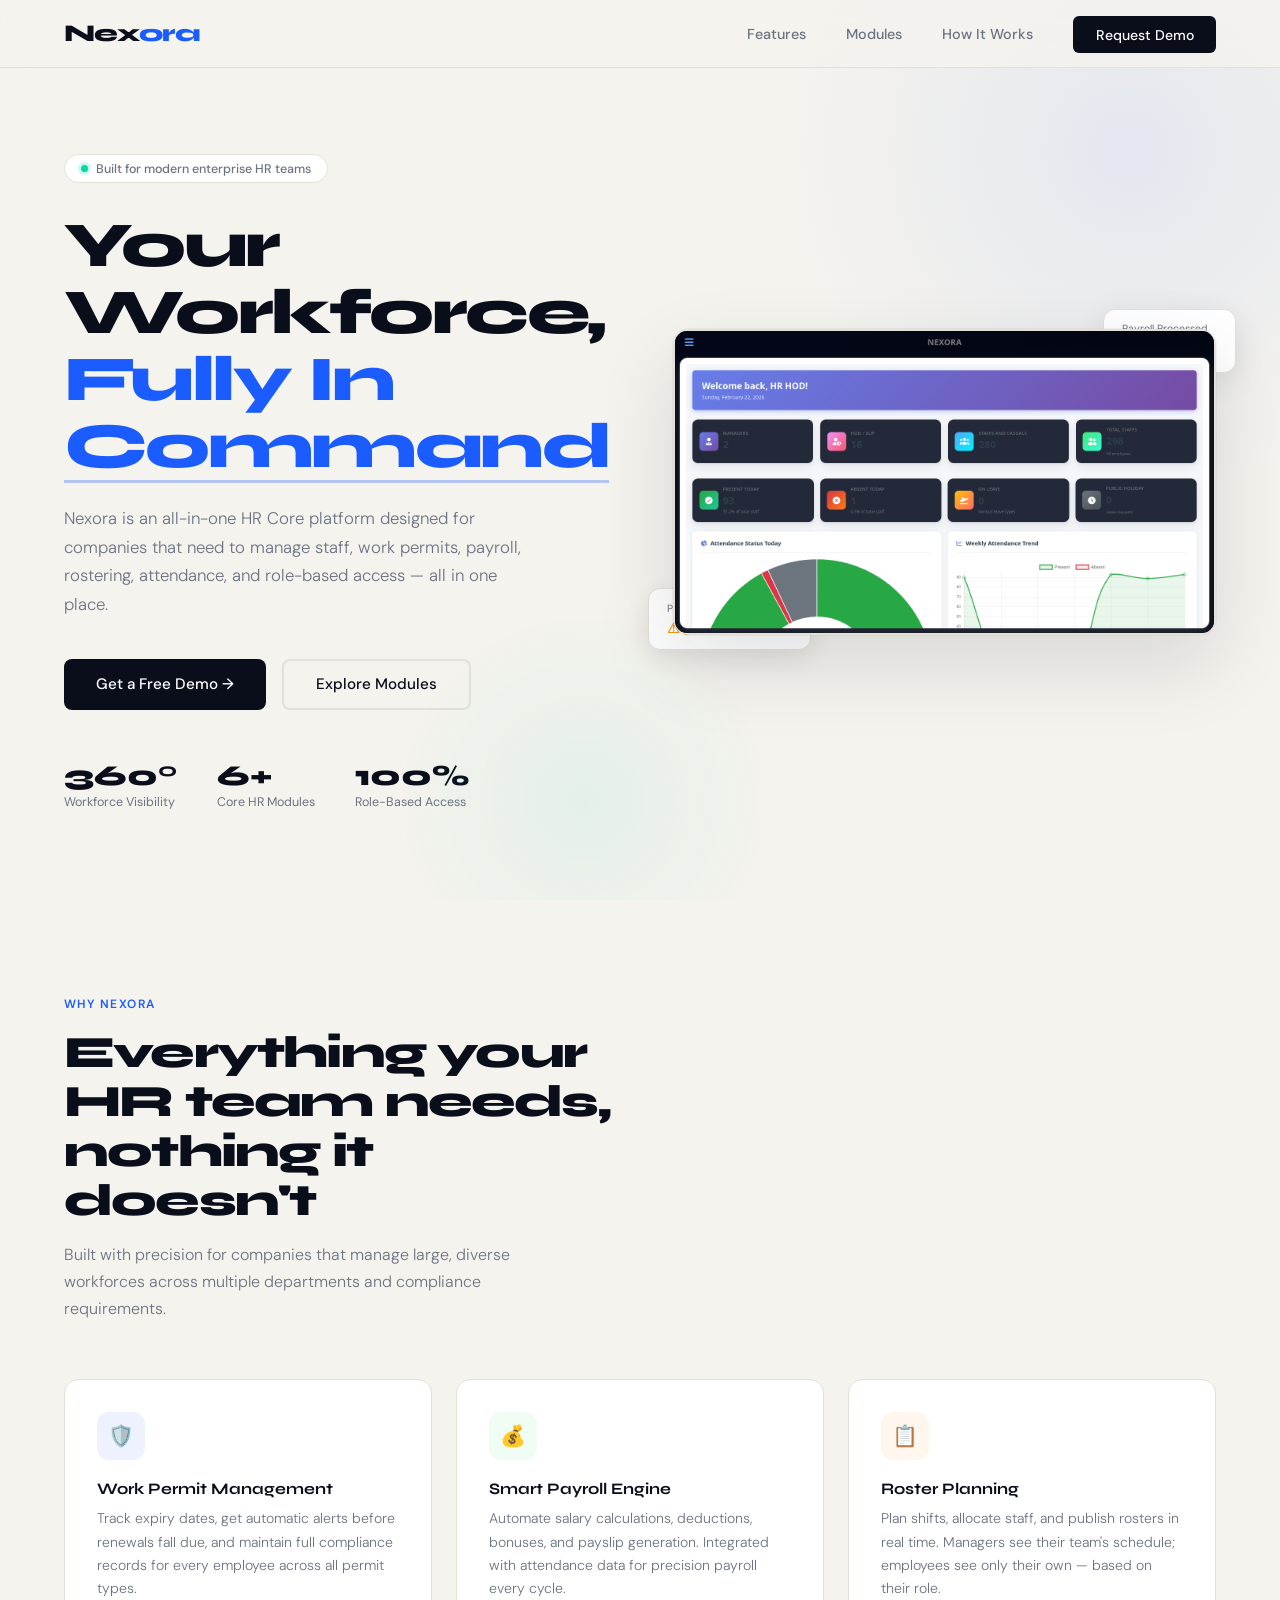
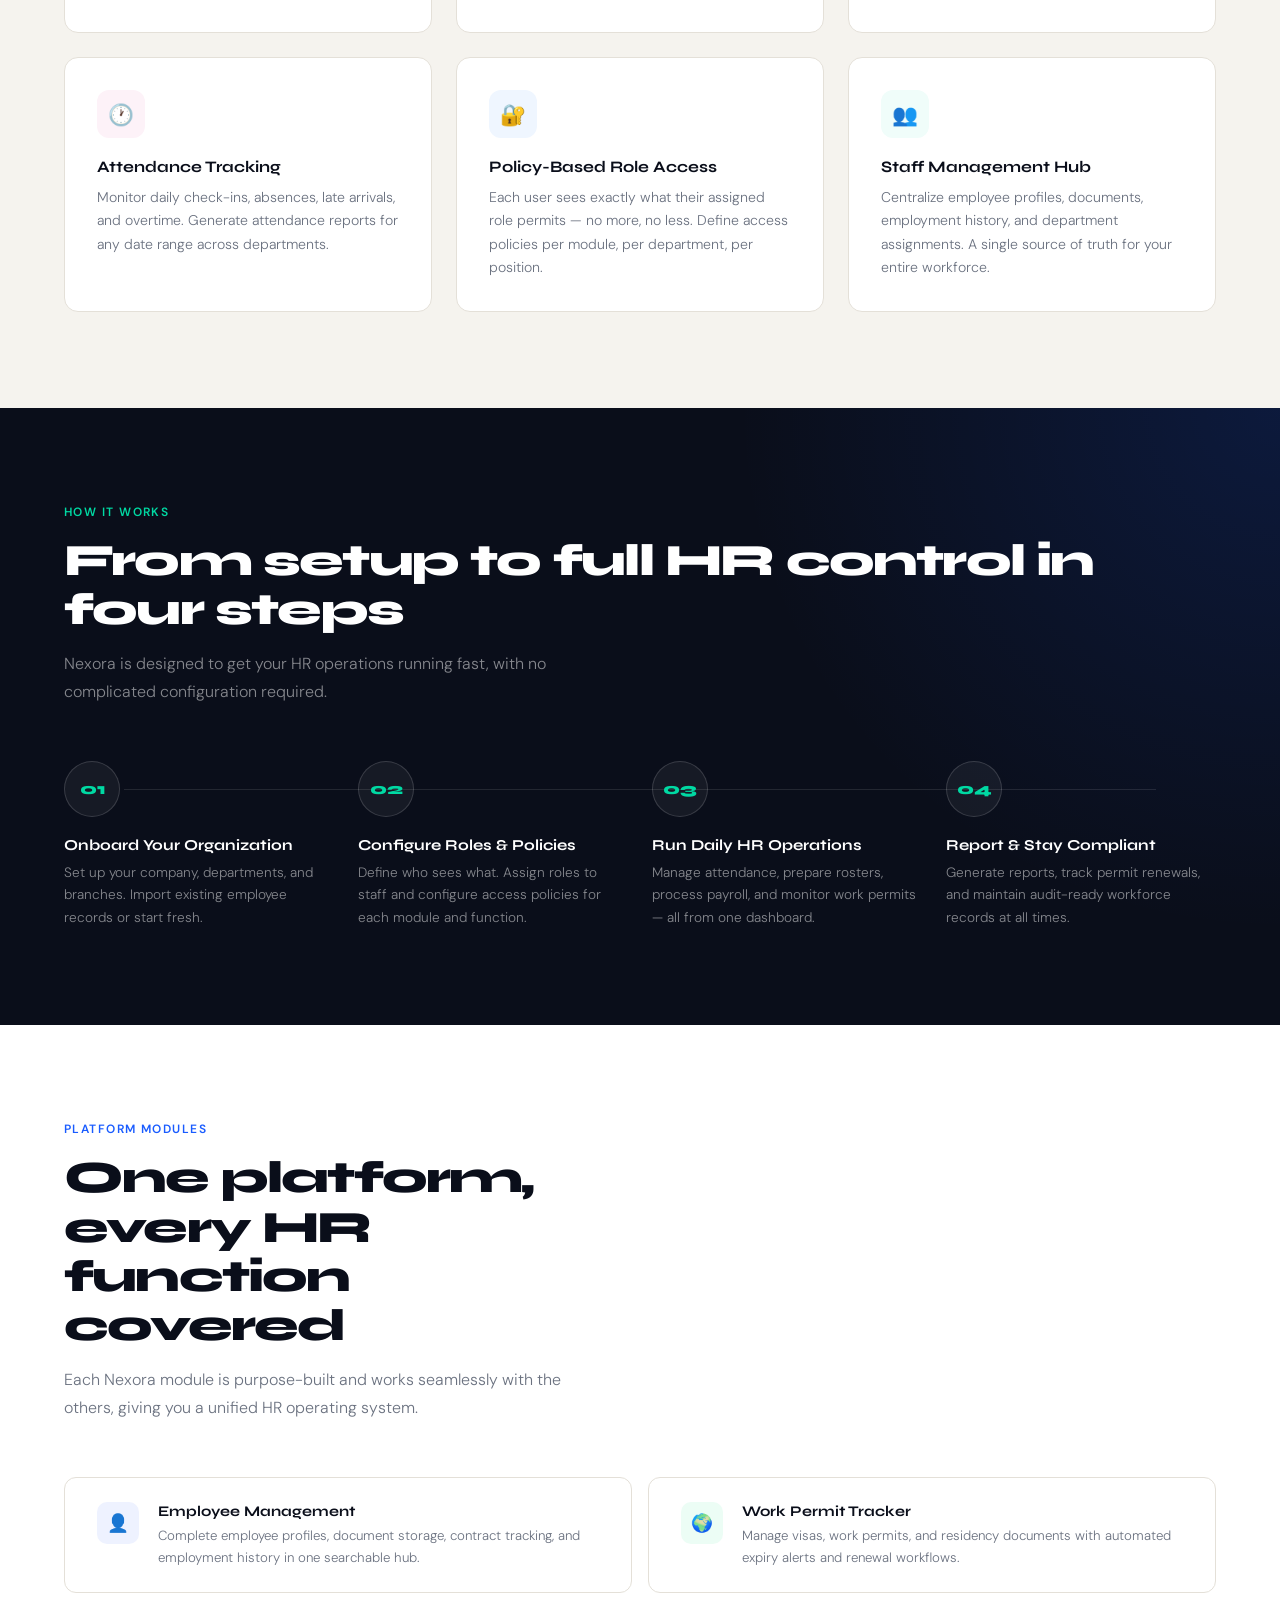
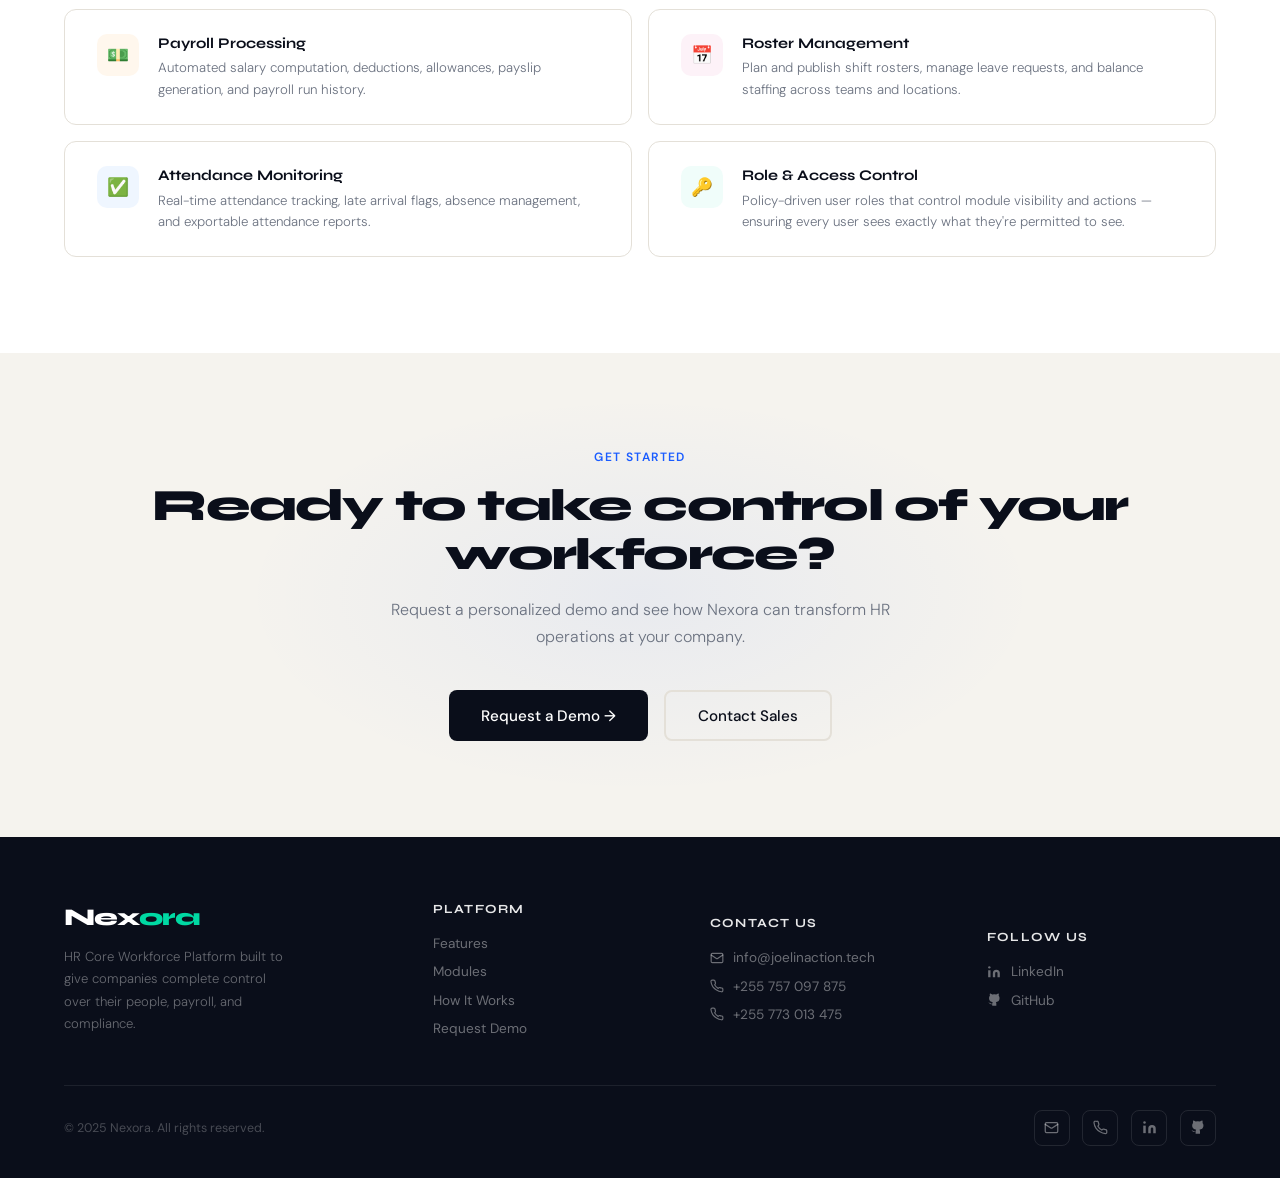
<file: index.html>
<!DOCTYPE html>
<html lang="en">
<head>
<meta charset="UTF-8">
<meta name="viewport" content="width=device-width, initial-scale=1.0">
<title>Nexora — HR Core Workforce Platform</title>
<link href="https://fonts.googleapis.com/css2?family=Syne:wght@400;600;700;800&family=DM+Sans:ital,wght@0,300;0,400;0,500;1,300&display=swap" rel="stylesheet">
<link rel="stylesheet" href="style.css">
</head>
<body>

<!-- NAV -->
<nav>
  <a href="#" class="logo">Nex<span>ora</span></a>
  <ul>
    <li><a href="#features">Features</a></li>
    <li><a href="#modules">Modules</a></li>
    <li><a href="#how">How It Works</a></li>
    <li><a href="#contact" class="nav-cta">Request Demo</a></li>
  </ul>
</nav>

<!-- HERO -->
<section class="hero">
  <div class="hero-content">
    <div class="hero-badge">
      <span class="dot"></span>
      Built for modern enterprise HR teams
    </div>
    <h1 class="hero-title">Your Workforce,<br><em>Fully In Command</em></h1>
    <p class="hero-sub">Nexora is an all-in-one HR Core platform designed for companies that need to manage staff, work permits, payroll, rostering, attendance, and role-based access — all in one place.</p>
    <div class="hero-actions">
      <a href="#contact" class="btn-primary">Get a Free Demo →</a>
      <a href="#modules" class="btn-secondary">Explore Modules</a>
    </div>
    <div class="hero-stats">
      <div class="stat-item">
        <div class="num">360°</div>
        <div class="label">Workforce Visibility</div>
      </div>
      <div class="stat-item">
        <div class="num">6+</div>
        <div class="label">Core HR Modules</div>
      </div>
      <div class="stat-item">
        <div class="num">100%</div>
        <div class="label">Role-Based Access</div>
      </div>
    </div>
  </div>

  <!-- Dashboard mockup -->
  <div class="hero-visual">
    <div class="floating-card float-1">
      <div class="fc-label">Payroll Processed</div>
      <div class="fc-val">$284,500 <span class="fc-arrow">↑</span></div>
    </div>
    <div class="floating-card float-2">
      <div class="fc-label">Permit Expiry Alert</div>
      <div class="fc-val" style="color:#f59e0b; font-size:0.85rem;">⚠ 3 renewals due</div>
    </div>
    <div class="dashboard-mock">
      <div class="dashboard-shot">
        <img src="image.png" alt="">
      </div>
      <!-- <div class="mock-topbar">
        <div class="mock-logo">Nex<span>ora</span></div>
        <div class="mock-dots">
          <div class="mock-dot" style="background:#ff5f57"></div>
          <div class="mock-dot" style="background:#febc2e"></div>
          <div class="mock-dot" style="background:#28c840"></div>
        </div>
      </div>
      <div class="mock-body">
        <div class="mock-sidebar">
          <div class="mock-nav-item active"><span class="mock-icon">◈</span> Dashboard</div>
          <div class="mock-nav-item"><span class="mock-icon">◉</span> Employees</div>
          <div class="mock-nav-item"><span class="mock-icon">◎</span> Payroll</div>
          <div class="mock-nav-item"><span class="mock-icon">▦</span> Roster</div>
          <div class="mock-nav-item"><span class="mock-icon">⊞</span> Attendance</div>
          <div class="mock-nav-item"><span class="mock-icon">◐</span> Work Permits</div>
          <div class="mock-nav-item"><span class="mock-icon">⊙</span> Roles</div>
        </div>
        <div class="mock-content">
          <div class="mock-cards">
            <div class="mock-card">
              <div class="mc-label">Total Staff</div>
              <div class="mc-val">247</div>
              <span class="mc-tag tag-green">↑ 4 this month</span>
            </div>
            <div class="mock-card">
              <div class="mc-label">On Duty Today</div>
              <div class="mc-val">183</div>
              <span class="mc-tag tag-blue">74%</span>
            </div>
            <div class="mock-card">
              <div class="mc-label">Permit Alerts</div>
              <div class="mc-val">3</div>
              <span class="mc-tag tag-amber">Action needed</span>
            </div>
          </div>
          <div class="mock-table-head">
            <span>Employee</span>
            <span>Department</span>
            <span>Status</span>
            <span>Permit</span>
          </div>
          <div class="mock-table-row">
            <span><span class="mock-avatar" style="background:#1a5cff">AK</span>A. Khalid</span>
            <span style="color:var(--mid); font-size:0.63rem">Operations</span>
            <span><span class="status-pill" style="background:#d1fae5;color:#065f46">Active</span></span>
            <span style="color:#10b981; font-size:0.63rem">✓ Valid</span>
          </div>
          <div class="mock-table-row">
            <span><span class="mock-avatar" style="background:#f59e0b">SM</span>S. Mwamba</span>
            <span style="color:var(--mid); font-size:0.63rem">Finance</span>
            <span><span class="status-pill" style="background:#d1fae5;color:#065f46">Active</span></span>
            <span style="color:#10b981; font-size:0.63rem">✓ Valid</span>
          </div>
          <div class="mock-table-row">
            <span><span class="mock-avatar" style="background:#ef4444">RJ</span>R. Juma</span>
            <span style="color:var(--mid); font-size:0.63rem">Logistics</span>
            <span><span class="status-pill" style="background:#fef3c7;color:#92400e">Leave</span></span>
            <span style="color:#f59e0b; font-size:0.63rem">⚠ Expires soon</span>
          </div>
          <div class="mock-table-row">
            <span><span class="mock-avatar" style="background:#8b5cf6">FN</span>F. Nassir</span>
            <span style="color:var(--mid); font-size:0.63rem">IT</span>
            <span><span class="status-pill" style="background:#d1fae5;color:#065f46">Active</span></span>
            <span style="color:#10b981; font-size:0.63rem">✓ Valid</span>
          </div>
        </div>
      </div> -->
    </div>
  </div>
</section>

<!-- FEATURES -->
<section class="section" id="features">
  <div class="reveal">
    <p class="section-label">Why Nexora</p>
    <h2 class="section-title">Everything your HR team needs, nothing it doesn't</h2>
    <p class="section-sub">Built with precision for companies that manage large, diverse workforces across multiple departments and compliance requirements.</p>
  </div>
  <div class="features-grid">
    <div class="feature-card reveal">
      <div class="feat-icon" style="background:#eef2ff">🛡️</div>
      <h3 class="feat-title">Work Permit Management</h3>
      <p class="feat-desc">Track expiry dates, get automatic alerts before renewals fall due, and maintain full compliance records for every employee across all permit types.</p>
    </div>
    <div class="feature-card reveal">
      <div class="feat-icon" style="background:#f0fdf4">💰</div>
      <h3 class="feat-title">Smart Payroll Engine</h3>
      <p class="feat-desc">Automate salary calculations, deductions, bonuses, and payslip generation. Integrated with attendance data for precision payroll every cycle.</p>
    </div>
    <div class="feature-card reveal">
      <div class="feat-icon" style="background:#fff7ed">📋</div>
      <h3 class="feat-title">Roster Planning</h3>
      <p class="feat-desc">Plan shifts, allocate staff, and publish rosters in real time. Managers see their team's schedule; employees see only their own — based on their role.</p>
    </div>
    <div class="feature-card reveal">
      <div class="feat-icon" style="background:#fdf2f8">🕐</div>
      <h3 class="feat-title">Attendance Tracking</h3>
      <p class="feat-desc">Monitor daily check-ins, absences, late arrivals, and overtime. Generate attendance reports for any date range across departments.</p>
    </div>
    <div class="feature-card reveal">
      <div class="feat-icon" style="background:#eff6ff">🔐</div>
      <h3 class="feat-title">Policy-Based Role Access</h3>
      <p class="feat-desc">Each user sees exactly what their assigned role permits — no more, no less. Define access policies per module, per department, per position.</p>
    </div>
    <div class="feature-card reveal">
      <div class="feat-icon" style="background:#f0fdfa">👥</div>
      <h3 class="feat-title">Staff Management Hub</h3>
      <p class="feat-desc">Centralize employee profiles, documents, employment history, and department assignments. A single source of truth for your entire workforce.</p>
    </div>
  </div>
</section>

<!-- HOW IT WORKS -->
<section class="how-section" id="how">
  <div class="reveal">
    <p class="section-label">How It Works</p>
    <h2 class="section-title" style="color:#fff; max-width:100%">From setup to full HR control in four steps</h2>
    <p class="section-sub">Nexora is designed to get your HR operations running fast, with no complicated configuration required.</p>
  </div>
  <div class="steps-grid">
    <div class="step-item reveal">
      <div class="step-num">01</div>
      <h3 class="step-title">Onboard Your Organization</h3>
      <p class="step-desc">Set up your company, departments, and branches. Import existing employee records or start fresh.</p>
    </div>
    <div class="step-item reveal">
      <div class="step-num">02</div>
      <h3 class="step-title">Configure Roles & Policies</h3>
      <p class="step-desc">Define who sees what. Assign roles to staff and configure access policies for each module and function.</p>
    </div>
    <div class="step-item reveal">
      <div class="step-num">03</div>
      <h3 class="step-title">Run Daily HR Operations</h3>
      <p class="step-desc">Manage attendance, prepare rosters, process payroll, and monitor work permits — all from one dashboard.</p>
    </div>
    <div class="step-item reveal">
      <div class="step-num">04</div>
      <h3 class="step-title">Report & Stay Compliant</h3>
      <p class="step-desc">Generate reports, track permit renewals, and maintain audit-ready workforce records at all times.</p>
    </div>
  </div>
</section>

<!-- MODULES -->
<section class="modules-section" id="modules">
  <div class="reveal">
    <p class="section-label">Platform Modules</p>
    <h2 class="section-title">One platform, every HR function covered</h2>
    <p class="section-sub">Each Nexora module is purpose-built and works seamlessly with the others, giving you a unified HR operating system.</p>
  </div>
  <div class="modules-grid">
    <div class="module-item reveal">
      <div class="module-icon-wrap" style="background:#eef2ff">👤</div>
      <div>
        <h4 class="module-title">Employee Management</h4>
        <p class="module-desc">Complete employee profiles, document storage, contract tracking, and employment history in one searchable hub.</p>
      </div>
    </div>
    <div class="module-item reveal">
      <div class="module-icon-wrap" style="background:#ecfdf5">🌍</div>
      <div>
        <h4 class="module-title">Work Permit Tracker</h4>
        <p class="module-desc">Manage visas, work permits, and residency documents with automated expiry alerts and renewal workflows.</p>
      </div>
    </div>
    <div class="module-item reveal">
      <div class="module-icon-wrap" style="background:#fff7ed">💵</div>
      <div>
        <h4 class="module-title">Payroll Processing</h4>
        <p class="module-desc">Automated salary computation, deductions, allowances, payslip generation, and payroll run history.</p>
      </div>
    </div>
    <div class="module-item reveal">
      <div class="module-icon-wrap" style="background:#fdf2f8">📅</div>
      <div>
        <h4 class="module-title">Roster Management</h4>
        <p class="module-desc">Plan and publish shift rosters, manage leave requests, and balance staffing across teams and locations.</p>
      </div>
    </div>
    <div class="module-item reveal">
      <div class="module-icon-wrap" style="background:#eff6ff">✅</div>
      <div>
        <h4 class="module-title">Attendance Monitoring</h4>
        <p class="module-desc">Real-time attendance tracking, late arrival flags, absence management, and exportable attendance reports.</p>
      </div>
    </div>
    <div class="module-item reveal">
      <div class="module-icon-wrap" style="background:#f0fdfa">🔑</div>
      <div>
        <h4 class="module-title">Role & Access Control</h4>
        <p class="module-desc">Policy-driven user roles that control module visibility and actions — ensuring every user sees exactly what they're permitted to see.</p>
      </div>
    </div>
  </div>
</section>

<!-- CTA -->
<section class="cta-section" id="contact">
  <div class="reveal">
    <p class="section-label">Get Started</p>
    <h2 class="section-title">Ready to take control of your workforce?</h2>
    <p class="section-sub">Request a personalized demo and see how Nexora can transform HR operations at your company.</p>
    <div style="display:flex; gap:1rem; justify-content:center; flex-wrap:wrap;">
      <a href="mailto:info@joelinaction.tech" class="btn-primary">Request a Demo →</a>
      <a href="mailto:info@joelinaction.tech" class="btn-secondary">Contact Sales</a>
    </div>
  </div>
</section>

<!-- FOOTER -->
<footer>
  <!-- Brand -->
  <div class="footer-brand">
    <a href="#" class="logo">Nex<span style="color:var(--accent2)">ora</span></a>
    <p>HR Core Workforce Platform built to give companies complete control over their people, payroll, and compliance.</p>
  </div>

  <!-- Navigation -->
  <div class="footer-col">
    <h5>Platform</h5>
    <ul>
      <li><a href="#features">Features</a></li>
      <li><a href="#modules">Modules</a></li>
      <li><a href="#how">How It Works</a></li>
      <li><a href="#contact">Request Demo</a></li>
    </ul>
  </div>

  <!-- Contact -->
  <div class="footer-col">
    <h5>Contact Us</h5>
    <ul>
      <li>
        <a href="mailto:info@joelinaction.tech">
          <svg width="14" height="14" viewBox="0 0 24 24" fill="none" stroke="currentColor" stroke-width="2" stroke-linecap="round" stroke-linejoin="round"><rect x="2" y="4" width="20" height="16" rx="2"/><path d="m22 7-8.97 5.7a1.94 1.94 0 0 1-2.06 0L2 7"/></svg>
          info@joelinaction.tech
        </a>
      </li>
      <li>
        <a href="tel:+255757097875">
          <svg width="14" height="14" viewBox="0 0 24 24" fill="none" stroke="currentColor" stroke-width="2" stroke-linecap="round" stroke-linejoin="round"><path d="M22 16.92v3a2 2 0 0 1-2.18 2 19.79 19.79 0 0 1-8.63-3.07A19.5 19.5 0 0 1 4.69 13a19.79 19.79 0 0 1-3.07-8.67A2 2 0 0 1 3.6 2h3a2 2 0 0 1 2 1.72c.127.96.361 1.903.7 2.81a2 2 0 0 1-.45 2.11L7.91 9.91a16 16 0 0 0 6.16 6.16l.91-.91a2 2 0 0 1 2.11-.45c.907.339 1.85.573 2.81.7A2 2 0 0 1 22 16.92z"/></svg>
          +255 757 097 875
        </a>
      </li>
      <li>
        <a href="tel:+255773013475">
          <svg width="14" height="14" viewBox="0 0 24 24" fill="none" stroke="currentColor" stroke-width="2" stroke-linecap="round" stroke-linejoin="round"><path d="M22 16.92v3a2 2 0 0 1-2.18 2 19.79 19.79 0 0 1-8.63-3.07A19.5 19.5 0 0 1 4.69 13a19.79 19.79 0 0 1-3.07-8.67A2 2 0 0 1 3.6 2h3a2 2 0 0 1 2 1.72c.127.96.361 1.903.7 2.81a2 2 0 0 1-.45 2.11L7.91 9.91a16 16 0 0 0 6.16 6.16l.91-.91a2 2 0 0 1 2.11-.45c.907.339 1.85.573 2.81.7A2 2 0 0 1 22 16.92z"/></svg>
          +255 773 013 475
        </a>
      </li>
    </ul>
  </div>

  <!-- Social -->
  <div class="footer-col">
    <h5>Follow Us</h5>
    <ul>
      <li>
        <a href="https://linkedin.com/in/pyjoek" target="_blank">
          <svg width="14" height="14" viewBox="0 0 24 24" fill="currentColor"><path d="M16 8a6 6 0 0 1 6 6v7h-4v-7a2 2 0 0 0-2-2 2 2 0 0 0-2 2v7h-4v-7a6 6 0 0 1 6-6z"/><rect x="2" y="9" width="4" height="12"/><circle cx="4" cy="4" r="2"/></svg>
          LinkedIn
        </a>
      </li>
      <li>
        <a href="https://github.com/pyjoek" target="_blank">
          <svg width="14" height="14" viewBox="0 0 24 24" fill="currentColor"><path d="M9 19c-5 1.5-5-2.5-7-3m14 6v-3.87a3.37 3.37 0 0 0-.94-2.61c3.14-.35 6.44-1.54 6.44-7A5.44 5.44 0 0 0 20 4.77 5.07 5.07 0 0 0 19.91 1S18.73.65 16 2.48a13.38 13.38 0 0 0-7 0C6.27.65 5.09 1 5.09 1A5.07 5.07 0 0 0 5 4.77a5.44 5.44 0 0 0-1.5 3.78c0 5.42 3.3 6.61 6.44 7A3.37 3.37 0 0 0 9 18.13V22"/></svg>
          GitHub
        </a>
      </li>
    </ul>
  </div>

  <!-- Bottom bar -->
  <div class="footer-bottom">
    <p class="copy">© 2025 Nexora. All rights reserved.</p>
    <div class="social-icons">
      <a href="mailto:info@joelinaction.tech" class="social-icon" title="Email">
        <svg width="15" height="15" viewBox="0 0 24 24" fill="none" stroke="currentColor" stroke-width="2" stroke-linecap="round" stroke-linejoin="round"><rect x="2" y="4" width="20" height="16" rx="2"/><path d="m22 7-8.97 5.7a1.94 1.94 0 0 1-2.06 0L2 7"/></svg>
      </a>
      <a href="tel:+255773013475" class="social-icon" title="Phone">
        <svg width="15" height="15" viewBox="0 0 24 24" fill="none" stroke="currentColor" stroke-width="2" stroke-linecap="round" stroke-linejoin="round"><path d="M22 16.92v3a2 2 0 0 1-2.18 2 19.79 19.79 0 0 1-8.63-3.07A19.5 19.5 0 0 1 4.69 13a19.79 19.79 0 0 1-3.07-8.67A2 2 0 0 1 3.6 2h3a2 2 0 0 1 2 1.72c.127.96.361 1.903.7 2.81a2 2 0 0 1-.45 2.11L7.91 9.91a16 16 0 0 0 6.16 6.16l.91-.91a2 2 0 0 1 2.11-.45c.907.339 1.85.573 2.81.7A2 2 0 0 1 22 16.92z"/></svg>
      </a>
      <a href="https://linkedin.com/in/pyjoek" target="_blank" class="social-icon" title="LinkedIn">
        <svg width="15" height="15" viewBox="0 0 24 24" fill="currentColor"><path d="M16 8a6 6 0 0 1 6 6v7h-4v-7a2 2 0 0 0-2-2 2 2 0 0 0-2 2v7h-4v-7a6 6 0 0 1 6-6z"/><rect x="2" y="9" width="4" height="12"/><circle cx="4" cy="4" r="2"/></svg>
      </a>
      <a href="https://github.com/pyjoek" target="_blank" class="social-icon" title="GitHub">
        <svg width="15" height="15" viewBox="0 0 24 24" fill="currentColor"><path d="M9 19c-5 1.5-5-2.5-7-3m14 6v-3.87a3.37 3.37 0 0 0-.94-2.61c3.14-.35 6.44-1.54 6.44-7A5.44 5.44 0 0 0 20 4.77 5.07 5.07 0 0 0 19.91 1S18.73.65 16 2.48a13.38 13.38 0 0 0-7 0C6.27.65 5.09 1 5.09 1A5.07 5.07 0 0 0 5 4.77a5.44 5.44 0 0 0-1.5 3.78c0 5.42 3.3 6.61 6.44 7A3.37 3.37 0 0 0 9 18.13V22"/></svg>
      </a>
    </div>
  </div>
</footer>

<script>
  // Scroll reveal
  const reveals = document.querySelectorAll('.reveal');
  const observer = new IntersectionObserver((entries) => {
    entries.forEach((entry, i) => {
      if (entry.isIntersecting) {
        const delay = entry.target.closest('.features-grid, .steps-grid, .modules-grid')
          ? Array.from(entry.target.parentElement.children).indexOf(entry.target) * 80
          : 0;
        setTimeout(() => entry.target.classList.add('visible'), delay);
      }
    });
  }, { threshold: 0.1 });
  reveals.forEach(el => observer.observe(el));
</script>
</body>
</html>
</file>
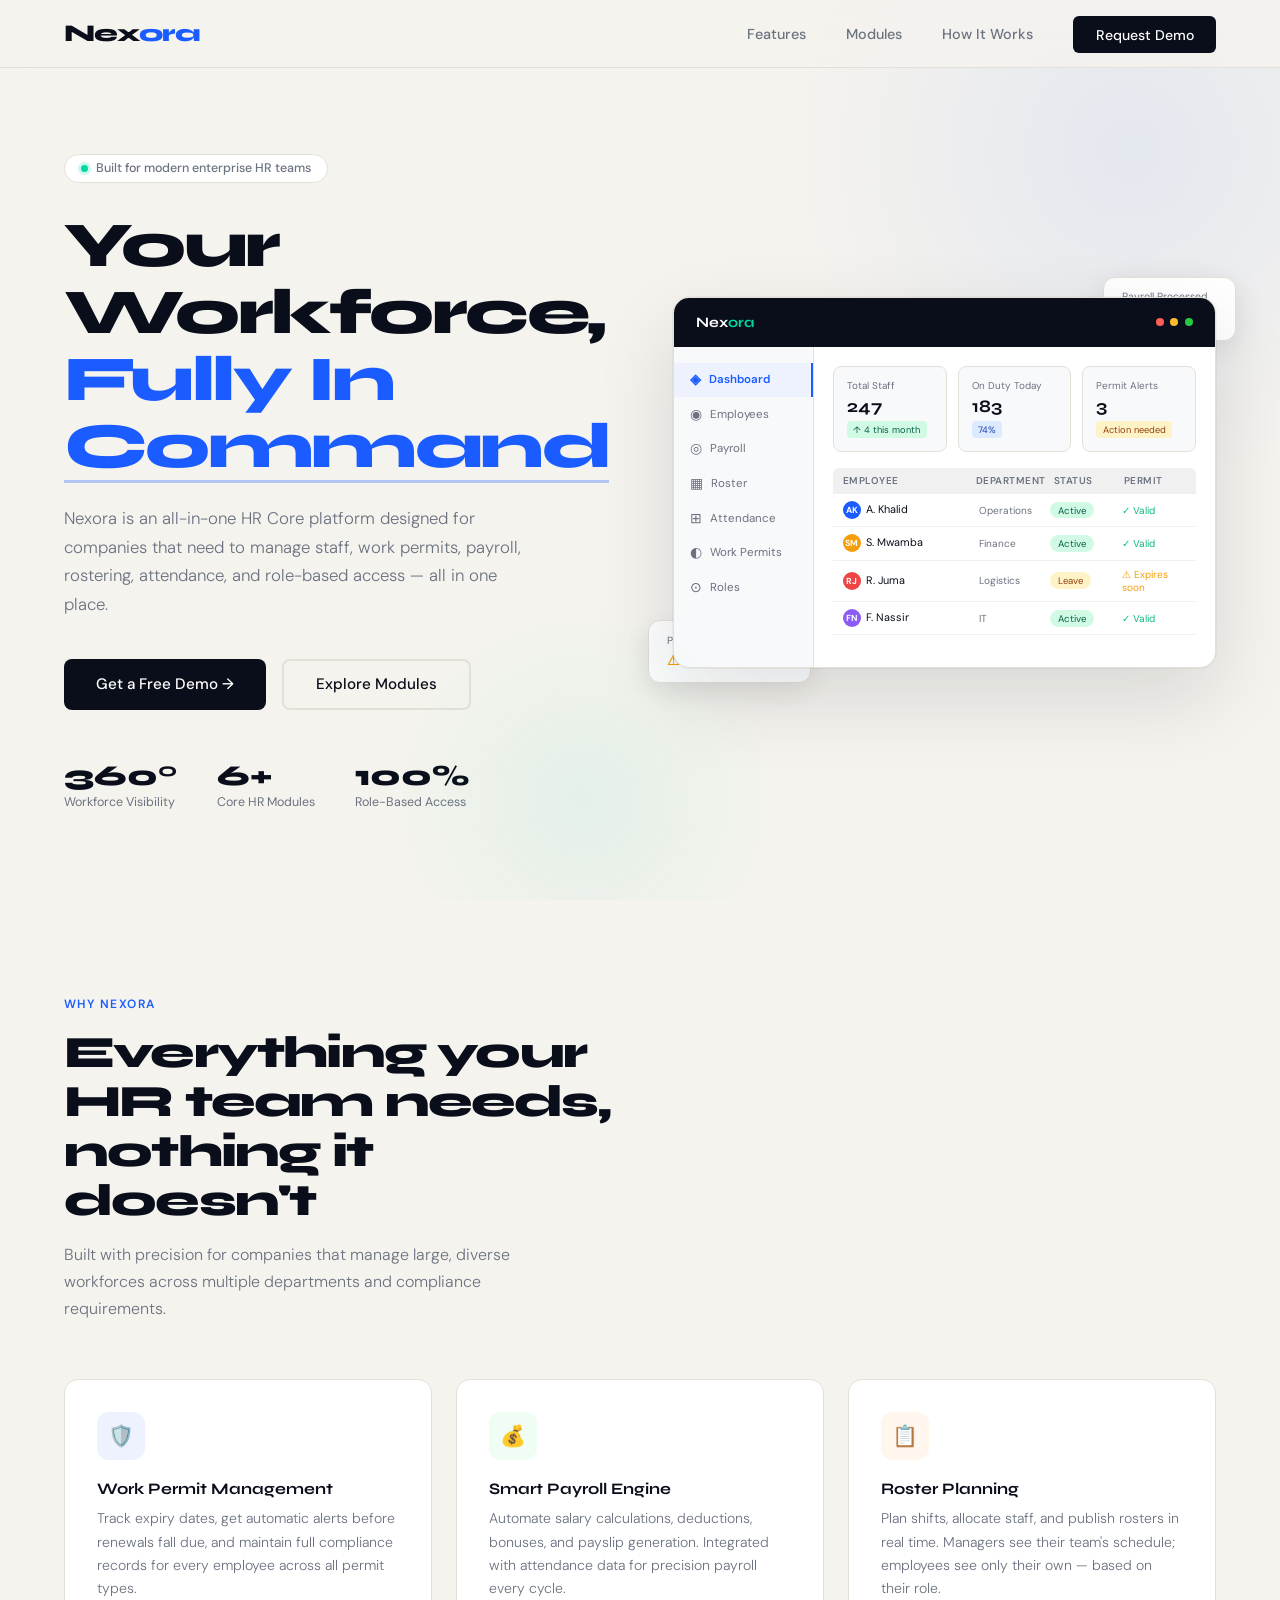
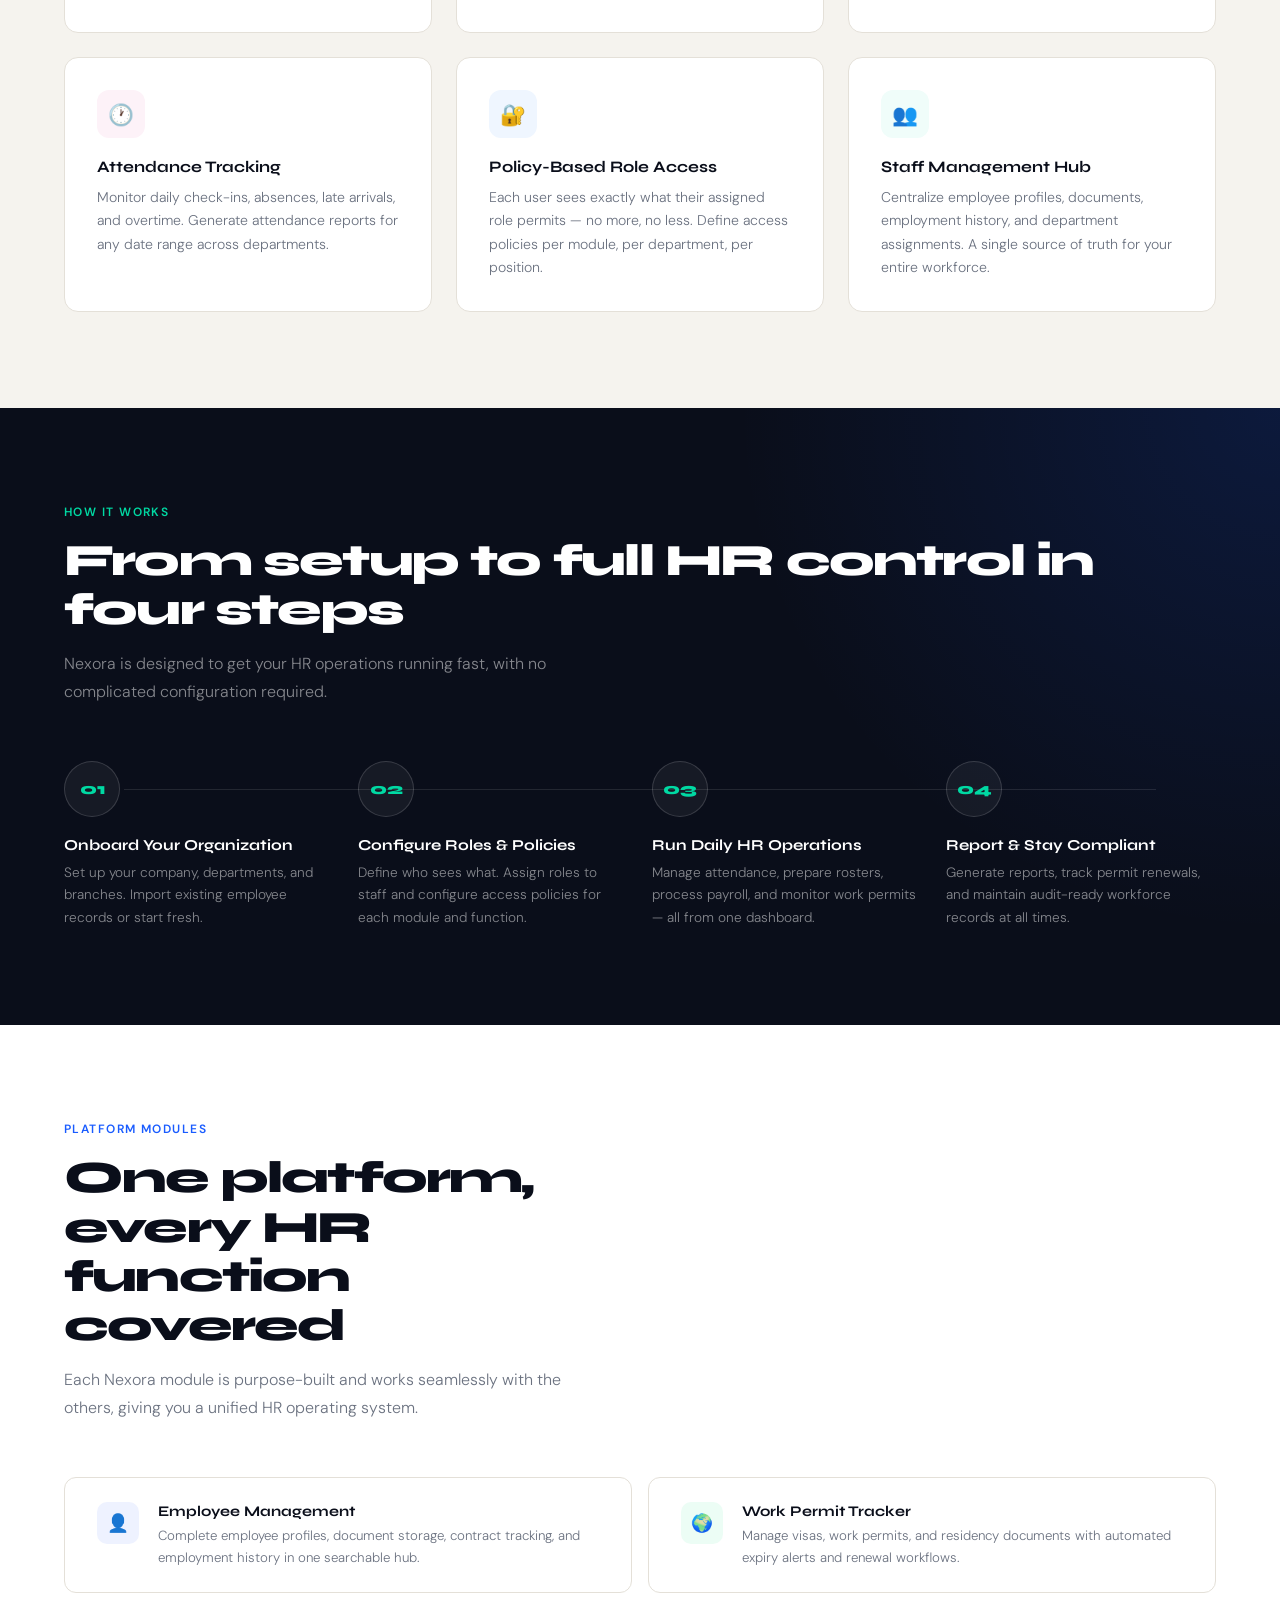
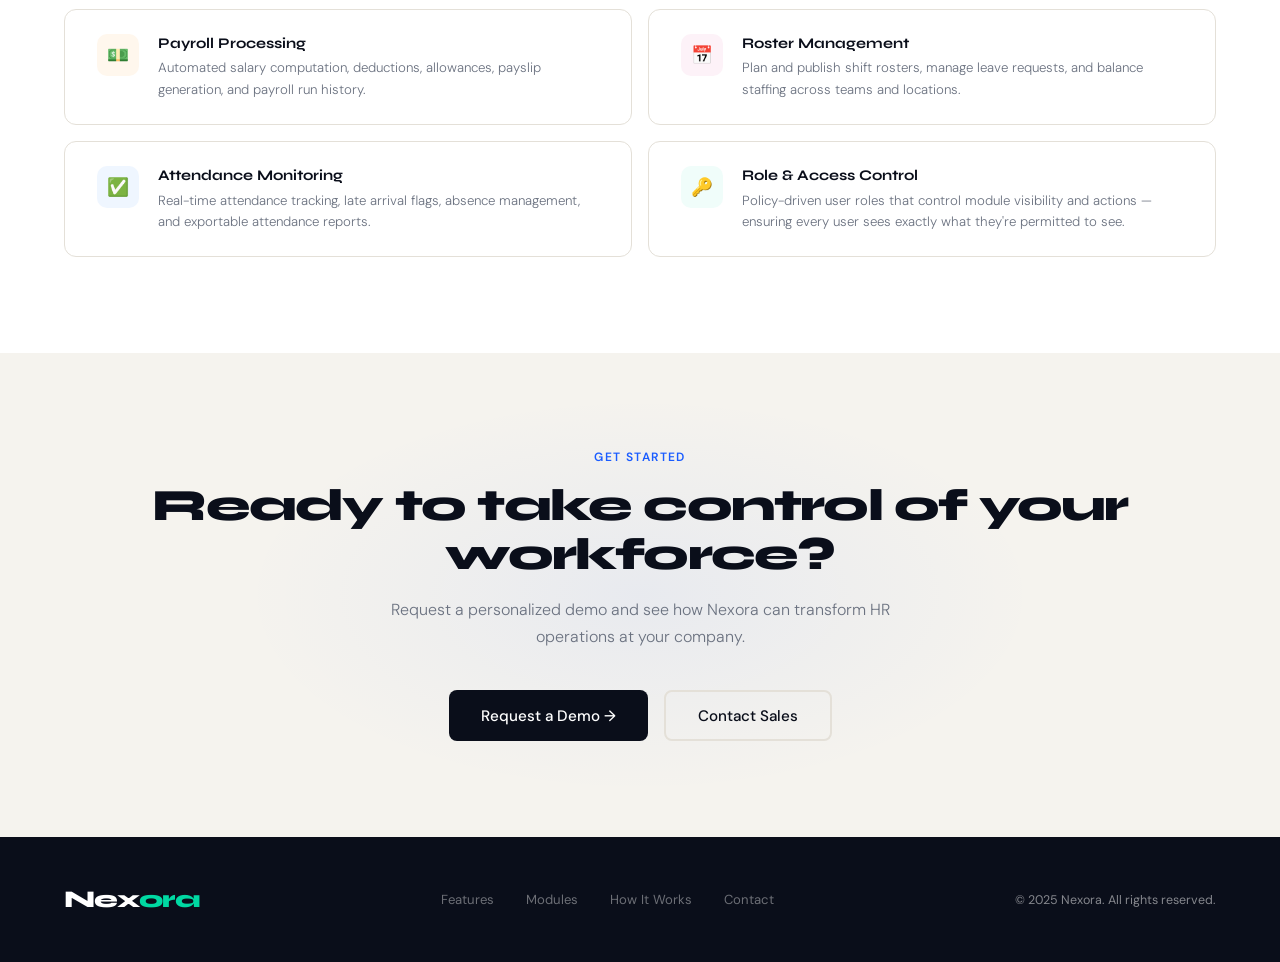
<file: nexora.html>
<!DOCTYPE html>
<html lang="en">
<head>
<meta charset="UTF-8">
<meta name="viewport" content="width=device-width, initial-scale=1.0">
<title>Nexora — HR Core Workforce Platform</title>
<link href="https://fonts.googleapis.com/css2?family=Syne:wght@400;600;700;800&family=DM+Sans:ital,wght@0,300;0,400;0,500;1,300&display=swap" rel="stylesheet">
<style>
  :root {
    --ink: #0a0e1a;
    --paper: #f5f3ee;
    --accent: #1a5cff;
    --accent2: #00d9a3;
    --mid: #6b7280;
    --card-bg: #ffffff;
    --border: #e4e0d8;
  }

  *, *::before, *::after { box-sizing: border-box; margin: 0; padding: 0; }

  html { scroll-behavior: smooth; }

  body {
    font-family: 'DM Sans', sans-serif;
    background: var(--paper);
    color: var(--ink);
    overflow-x: hidden;
  }

  /* ─── NAV ─── */
  nav {
    position: fixed; top: 0; left: 0; right: 0; z-index: 100;
    display: flex; align-items: center; justify-content: space-between;
    padding: 1.2rem 4rem;
    background: rgba(245,243,238,0.85);
    backdrop-filter: blur(12px);
    border-bottom: 1px solid var(--border);
  }

  .logo {
    font-family: 'Syne', sans-serif;
    font-weight: 800;
    font-size: 1.5rem;
    letter-spacing: -0.03em;
    color: var(--ink);
    text-decoration: none;
  }
  .logo span { color: var(--accent); }

  nav ul { list-style: none; display: flex; gap: 2.5rem; }
  nav ul a {
    text-decoration: none;
    font-size: 0.9rem;
    font-weight: 500;
    color: var(--mid);
    transition: color 0.2s;
  }
  nav ul a:hover { color: var(--ink); }

  .nav-cta {
    background: var(--ink);
    color: #fff !important;
    padding: 0.6rem 1.4rem;
    border-radius: 6px;
    font-weight: 500;
    font-size: 0.88rem;
    transition: background 0.2s !important;
  }
  .nav-cta:hover { background: var(--accent) !important; color: #fff !important; }

  /* ─── HERO ─── */
  .hero {
    min-height: 100vh;
    display: grid;
    grid-template-columns: 1fr 1fr;
    align-items: center;
    padding: 8rem 4rem 4rem;
    gap: 4rem;
    position: relative;
    overflow: hidden;
  }

  .hero::before {
    content: '';
    position: absolute; top: -200px; right: -200px;
    width: 700px; height: 700px;
    background: radial-gradient(circle, rgba(26,92,255,0.08) 0%, transparent 70%);
    pointer-events: none;
  }
  .hero::after {
    content: '';
    position: absolute; bottom: -100px; left: 30%;
    width: 400px; height: 400px;
    background: radial-gradient(circle, rgba(0,217,163,0.07) 0%, transparent 70%);
    pointer-events: none;
  }

  .hero-badge {
    display: inline-flex; align-items: center; gap: 0.5rem;
    background: #fff;
    border: 1px solid var(--border);
    border-radius: 100px;
    padding: 0.35rem 1rem;
    font-size: 0.78rem;
    font-weight: 500;
    color: var(--mid);
    margin-bottom: 1.8rem;
    animation: fadeUp 0.6s ease both;
  }
  .hero-badge .dot {
    width: 7px; height: 7px; border-radius: 50%;
    background: var(--accent2);
    box-shadow: 0 0 0 3px rgba(0,217,163,0.2);
  }

  .hero-title {
    font-family: 'Syne', sans-serif;
    font-weight: 800;
    font-size: clamp(2.8rem, 5vw, 4.2rem);
    line-height: 1.05;
    letter-spacing: -0.04em;
    margin-bottom: 1.5rem;
    animation: fadeUp 0.7s 0.1s ease both;
  }
  .hero-title em {
    font-style: normal;
    color: var(--accent);
    position: relative;
  }
  .hero-title em::after {
    content: '';
    position: absolute; bottom: 2px; left: 0; right: 0; height: 3px;
    background: var(--accent);
    opacity: 0.3;
  }

  .hero-sub {
    font-size: 1.05rem;
    color: var(--mid);
    line-height: 1.7;
    max-width: 480px;
    margin-bottom: 2.5rem;
    font-weight: 300;
    animation: fadeUp 0.7s 0.2s ease both;
  }

  .hero-actions {
    display: flex; gap: 1rem; flex-wrap: wrap;
    animation: fadeUp 0.7s 0.3s ease both;
  }

  .btn-primary {
    background: var(--ink);
    color: #fff;
    padding: 0.85rem 2rem;
    border-radius: 8px;
    font-family: 'DM Sans', sans-serif;
    font-size: 0.95rem;
    font-weight: 500;
    border: none;
    cursor: pointer;
    text-decoration: none;
    transition: all 0.2s;
    display: inline-flex; align-items: center; gap: 0.5rem;
  }
  .btn-primary:hover { background: var(--accent); transform: translateY(-2px); }

  .btn-secondary {
    background: transparent;
    color: var(--ink);
    padding: 0.85rem 2rem;
    border-radius: 8px;
    font-family: 'DM Sans', sans-serif;
    font-size: 0.95rem;
    font-weight: 500;
    border: 2px solid var(--border);
    cursor: pointer;
    text-decoration: none;
    transition: all 0.2s;
  }
  .btn-secondary:hover { border-color: var(--ink); transform: translateY(-2px); }

  .hero-stats {
    display: flex; gap: 2.5rem; margin-top: 3rem;
    animation: fadeUp 0.7s 0.4s ease both;
  }
  .stat-item .num {
    font-family: 'Syne', sans-serif;
    font-size: 1.8rem;
    font-weight: 800;
    color: var(--ink);
  }
  .stat-item .label {
    font-size: 0.78rem;
    color: var(--mid);
    margin-top: 0.1rem;
  }

  /* Hero visual */
  .hero-visual {
    position: relative;
    animation: fadeUp 0.8s 0.2s ease both;
  }

  .dashboard-mock {
    background: #fff;
    border-radius: 16px;
    border: 1px solid var(--border);
    box-shadow: 0 30px 80px rgba(10,14,26,0.12), 0 0 0 1px rgba(10,14,26,0.04);
    overflow: hidden;
    position: relative;
  }

  .mock-topbar {
    background: var(--ink);
    padding: 1rem 1.4rem;
    display: flex; align-items: center; justify-content: space-between;
  }
  .mock-topbar .mock-logo {
    font-family: 'Syne', sans-serif;
    font-weight: 700;
    font-size: 0.9rem;
    color: #fff;
  }
  .mock-topbar .mock-logo span { color: var(--accent2); }
  .mock-dots { display: flex; gap: 0.4rem; }
  .mock-dot { width: 8px; height: 8px; border-radius: 50%; }

  .mock-body { display: flex; height: 320px; }

  .mock-sidebar {
    width: 140px;
    background: #f8f9fb;
    border-right: 1px solid var(--border);
    padding: 1rem 0;
    flex-shrink: 0;
  }
  .mock-nav-item {
    padding: 0.55rem 1rem;
    font-size: 0.72rem;
    color: var(--mid);
    display: flex; align-items: center; gap: 0.5rem;
    cursor: pointer;
  }
  .mock-nav-item.active {
    background: #eef2ff;
    color: var(--accent);
    font-weight: 600;
    border-right: 2px solid var(--accent);
  }
  .mock-icon { font-size: 0.85rem; }

  .mock-content {
    flex: 1;
    padding: 1.2rem;
    overflow: hidden;
  }

  .mock-cards {
    display: grid; grid-template-columns: repeat(3, 1fr); gap: 0.7rem;
    margin-bottom: 1rem;
  }
  .mock-card {
    background: #f8f9fb;
    border-radius: 8px;
    padding: 0.8rem;
    border: 1px solid var(--border);
  }
  .mock-card .mc-label { font-size: 0.62rem; color: var(--mid); }
  .mock-card .mc-val {
    font-family: 'Syne', sans-serif;
    font-size: 1.1rem;
    font-weight: 700;
    margin-top: 0.2rem;
  }
  .mock-card .mc-tag {
    font-size: 0.58rem;
    padding: 0.15rem 0.4rem;
    border-radius: 4px;
    margin-top: 0.3rem;
    display: inline-block;
  }
  .tag-green { background: #d1fae5; color: #065f46; }
  .tag-blue { background: #dbeafe; color: #1e40af; }
  .tag-amber { background: #fef3c7; color: #92400e; }

  .mock-table-head {
    display: grid;
    grid-template-columns: 2fr 1fr 1fr 1fr;
    gap: 0.5rem;
    padding: 0.4rem 0.6rem;
    background: #f0f0f0;
    border-radius: 6px 6px 0 0;
    font-size: 0.62rem;
    color: var(--mid);
    font-weight: 600;
    text-transform: uppercase;
    letter-spacing: 0.05em;
  }
  .mock-table-row {
    display: grid;
    grid-template-columns: 2fr 1fr 1fr 1fr;
    gap: 0.5rem;
    padding: 0.45rem 0.6rem;
    font-size: 0.68rem;
    border-bottom: 1px solid #f0f0f0;
    align-items: center;
  }
  .mock-avatar {
    width: 18px; height: 18px; border-radius: 50%;
    display: inline-flex; align-items: center; justify-content: center;
    font-size: 0.55rem; color: #fff; font-weight: 700;
    margin-right: 0.35rem;
  }
  .status-pill {
    font-size: 0.6rem;
    padding: 0.12rem 0.5rem;
    border-radius: 20px;
    display: inline-block;
  }

  .floating-card {
    position: absolute;
    background: #fff;
    border-radius: 12px;
    border: 1px solid var(--border);
    box-shadow: 0 8px 30px rgba(10,14,26,0.1);
    padding: 0.8rem 1.1rem;
    animation: float 3s ease-in-out infinite;
  }
  .float-1 { top: -20px; right: -20px; font-size: 0.72rem; }
  .float-2 { bottom: -15px; left: -25px; font-size: 0.72rem; }

  .fc-label { color: var(--mid); font-size: 0.65rem; margin-bottom: 0.3rem; }
  .fc-val { font-family: 'Syne', sans-serif; font-weight: 700; font-size: 1rem; display: flex; align-items: center; gap: 0.4rem; }
  .fc-arrow { color: var(--accent2); font-size: 0.8rem; }

  /* ─── FEATURES ─── */
  .section { padding: 6rem 4rem; }
  .section-label {
    font-size: 0.75rem;
    font-weight: 600;
    letter-spacing: 0.12em;
    text-transform: uppercase;
    color: var(--accent);
    margin-bottom: 1rem;
  }
  .section-title {
    font-family: 'Syne', sans-serif;
    font-weight: 800;
    font-size: clamp(2rem, 3.5vw, 2.8rem);
    letter-spacing: -0.04em;
    line-height: 1.1;
    max-width: 560px;
    margin-bottom: 1rem;
  }
  .section-sub {
    color: var(--mid);
    font-size: 1rem;
    line-height: 1.7;
    max-width: 500px;
    font-weight: 300;
    margin-bottom: 3.5rem;
  }

  .features-grid {
    display: grid;
    grid-template-columns: repeat(3, 1fr);
    gap: 1.5rem;
  }

  .feature-card {
    background: #fff;
    border: 1px solid var(--border);
    border-radius: 14px;
    padding: 2rem;
    transition: all 0.25s;
    position: relative;
    overflow: hidden;
  }
  .feature-card::before {
    content: '';
    position: absolute; top: 0; left: 0; right: 0; height: 3px;
    background: var(--accent);
    transform: scaleX(0);
    transform-origin: left;
    transition: transform 0.3s ease;
  }
  .feature-card:hover { transform: translateY(-4px); box-shadow: 0 20px 50px rgba(10,14,26,0.08); }
  .feature-card:hover::before { transform: scaleX(1); }

  .feat-icon {
    width: 48px; height: 48px;
    border-radius: 12px;
    display: flex; align-items: center; justify-content: center;
    font-size: 1.3rem;
    margin-bottom: 1.2rem;
  }

  .feat-title {
    font-family: 'Syne', sans-serif;
    font-weight: 700;
    font-size: 1rem;
    margin-bottom: 0.6rem;
  }
  .feat-desc {
    font-size: 0.88rem;
    color: var(--mid);
    line-height: 1.65;
    font-weight: 300;
  }

  /* ─── HOW IT WORKS ─── */
  .how-section {
    background: var(--ink);
    color: #fff;
    padding: 6rem 4rem;
    position: relative;
    overflow: hidden;
  }
  .how-section::before {
    content: '';
    position: absolute; top: 0; right: 0;
    width: 50%;
    height: 100%;
    background: radial-gradient(ellipse at top right, rgba(26,92,255,0.15) 0%, transparent 60%);
    pointer-events: none;
  }

  .how-section .section-label { color: var(--accent2); }
  .how-section .section-title { color: #fff; }
  .how-section .section-sub { color: rgba(255,255,255,0.5); }

  .steps-grid {
    display: grid;
    grid-template-columns: repeat(4, 1fr);
    gap: 1.5rem;
    position: relative;
  }
  .steps-grid::before {
    content: '';
    position: absolute;
    top: 28px; left: 60px; right: 60px;
    height: 1px;
    background: rgba(255,255,255,0.1);
  }

  .step-item { position: relative; }
  .step-num {
    width: 56px; height: 56px;
    border-radius: 50%;
    border: 1px solid rgba(255,255,255,0.15);
    background: rgba(255,255,255,0.05);
    display: flex; align-items: center; justify-content: center;
    font-family: 'Syne', sans-serif;
    font-weight: 800;
    font-size: 1rem;
    color: var(--accent2);
    margin-bottom: 1.2rem;
    position: relative; z-index: 1;
  }
  .step-title {
    font-family: 'Syne', sans-serif;
    font-weight: 700;
    font-size: 0.95rem;
    margin-bottom: 0.5rem;
    color: #fff;
  }
  .step-desc {
    font-size: 0.85rem;
    color: rgba(255,255,255,0.5);
    line-height: 1.65;
    font-weight: 300;
  }

  /* ─── MODULES ─── */
  .modules-section { padding: 6rem 4rem; background: #fff; }

  .modules-grid {
    display: grid;
    grid-template-columns: 1fr 1fr;
    gap: 1rem;
  }

  .module-item {
    border: 1px solid var(--border);
    border-radius: 12px;
    padding: 1.5rem 2rem;
    display: flex; align-items: flex-start; gap: 1.2rem;
    transition: all 0.2s;
    cursor: default;
  }
  .module-item:hover { background: #f8f9fb; border-color: #ddd; }

  .module-icon-wrap {
    width: 42px; height: 42px; flex-shrink: 0;
    border-radius: 10px;
    display: flex; align-items: center; justify-content: center;
    font-size: 1.1rem;
  }
  .module-title {
    font-family: 'Syne', sans-serif;
    font-weight: 700;
    font-size: 0.92rem;
    margin-bottom: 0.35rem;
  }
  .module-desc {
    font-size: 0.83rem;
    color: var(--mid);
    line-height: 1.6;
    font-weight: 300;
  }

  /* ─── CTA SECTION ─── */
  .cta-section {
    padding: 6rem 4rem;
    text-align: center;
    position: relative;
    overflow: hidden;
  }
  .cta-section::before {
    content: '';
    position: absolute; top: 50%; left: 50%; transform: translate(-50%,-50%);
    width: 800px; height: 400px;
    background: radial-gradient(ellipse, rgba(26,92,255,0.06) 0%, transparent 70%);
    pointer-events: none;
  }

  .cta-section .section-title { max-width: 100%; margin: 0 auto 1rem; }
  .cta-section .section-sub { max-width: 500px; margin: 0 auto 2.5rem; }

  /* ─── FOOTER ─── */
  footer {
    background: var(--ink);
    color: rgba(255,255,255,0.5);
    padding: 3rem 4rem;
    display: flex; align-items: center; justify-content: space-between;
    flex-wrap: wrap; gap: 1rem;
  }
  footer .logo { color: #fff; }
  footer .footer-links { display: flex; gap: 2rem; font-size: 0.82rem; }
  footer .footer-links a { color: rgba(255,255,255,0.4); text-decoration: none; transition: color 0.2s; }
  footer .footer-links a:hover { color: #fff; }
  footer .copy { font-size: 0.78rem; }

  /* ─── ANIMATIONS ─── */
  @keyframes fadeUp {
    from { opacity: 0; transform: translateY(24px); }
    to { opacity: 1; transform: translateY(0); }
  }
  @keyframes float {
    0%, 100% { transform: translateY(0); }
    50% { transform: translateY(-8px); }
  }

  .reveal {
    opacity: 0;
    transform: translateY(30px);
    transition: opacity 0.7s ease, transform 0.7s ease;
  }
  .reveal.visible {
    opacity: 1;
    transform: translateY(0);
  }

  @media (max-width: 900px) {
    nav { padding: 1rem 1.5rem; }
    nav ul { display: none; }
    .hero { grid-template-columns: 1fr; padding: 7rem 1.5rem 3rem; }
    .hero-visual { display: none; }
    .section, .how-section, .modules-section, .cta-section { padding: 4rem 1.5rem; }
    .features-grid { grid-template-columns: 1fr; }
    .steps-grid { grid-template-columns: 1fr 1fr; }
    .modules-grid { grid-template-columns: 1fr; }
    footer { flex-direction: column; align-items: flex-start; padding: 2rem 1.5rem; }
  }
</style>
</head>
<body>

<!-- NAV -->
<nav>
  <a href="#" class="logo">Nex<span>ora</span></a>
  <ul>
    <li><a href="#features">Features</a></li>
    <li><a href="#modules">Modules</a></li>
    <li><a href="#how">How It Works</a></li>
    <li><a href="#contact" class="nav-cta">Request Demo</a></li>
  </ul>
</nav>

<!-- HERO -->
<section class="hero">
  <div class="hero-content">
    <div class="hero-badge">
      <span class="dot"></span>
      Built for modern enterprise HR teams
    </div>
    <h1 class="hero-title">Your Workforce,<br><em>Fully In Command</em></h1>
    <p class="hero-sub">Nexora is an all-in-one HR Core platform designed for companies that need to manage staff, work permits, payroll, rostering, attendance, and role-based access — all in one place.</p>
    <div class="hero-actions">
      <a href="#contact" class="btn-primary">Get a Free Demo →</a>
      <a href="#modules" class="btn-secondary">Explore Modules</a>
    </div>
    <div class="hero-stats">
      <div class="stat-item">
        <div class="num">360°</div>
        <div class="label">Workforce Visibility</div>
      </div>
      <div class="stat-item">
        <div class="num">6+</div>
        <div class="label">Core HR Modules</div>
      </div>
      <div class="stat-item">
        <div class="num">100%</div>
        <div class="label">Role-Based Access</div>
      </div>
    </div>
  </div>

  <!-- Dashboard mockup -->
  <div class="hero-visual">
    <div class="floating-card float-1">
      <div class="fc-label">Payroll Processed</div>
      <div class="fc-val">$284,500 <span class="fc-arrow">↑</span></div>
    </div>
    <div class="floating-card float-2">
      <div class="fc-label">Permit Expiry Alert</div>
      <div class="fc-val" style="color:#f59e0b; font-size:0.85rem;">⚠ 3 renewals due</div>
    </div>
    <div class="dashboard-mock">
      <div class="mock-topbar">
        <div class="mock-logo">Nex<span>ora</span></div>
        <div class="mock-dots">
          <div class="mock-dot" style="background:#ff5f57"></div>
          <div class="mock-dot" style="background:#febc2e"></div>
          <div class="mock-dot" style="background:#28c840"></div>
        </div>
      </div>
      <div class="mock-body">
        <div class="mock-sidebar">
          <div class="mock-nav-item active"><span class="mock-icon">◈</span> Dashboard</div>
          <div class="mock-nav-item"><span class="mock-icon">◉</span> Employees</div>
          <div class="mock-nav-item"><span class="mock-icon">◎</span> Payroll</div>
          <div class="mock-nav-item"><span class="mock-icon">▦</span> Roster</div>
          <div class="mock-nav-item"><span class="mock-icon">⊞</span> Attendance</div>
          <div class="mock-nav-item"><span class="mock-icon">◐</span> Work Permits</div>
          <div class="mock-nav-item"><span class="mock-icon">⊙</span> Roles</div>
        </div>
        <div class="mock-content">
          <div class="mock-cards">
            <div class="mock-card">
              <div class="mc-label">Total Staff</div>
              <div class="mc-val">247</div>
              <span class="mc-tag tag-green">↑ 4 this month</span>
            </div>
            <div class="mock-card">
              <div class="mc-label">On Duty Today</div>
              <div class="mc-val">183</div>
              <span class="mc-tag tag-blue">74%</span>
            </div>
            <div class="mock-card">
              <div class="mc-label">Permit Alerts</div>
              <div class="mc-val">3</div>
              <span class="mc-tag tag-amber">Action needed</span>
            </div>
          </div>
          <div class="mock-table-head">
            <span>Employee</span>
            <span>Department</span>
            <span>Status</span>
            <span>Permit</span>
          </div>
          <div class="mock-table-row">
            <span><span class="mock-avatar" style="background:#1a5cff">AK</span>A. Khalid</span>
            <span style="color:var(--mid); font-size:0.63rem">Operations</span>
            <span><span class="status-pill" style="background:#d1fae5;color:#065f46">Active</span></span>
            <span style="color:#10b981; font-size:0.63rem">✓ Valid</span>
          </div>
          <div class="mock-table-row">
            <span><span class="mock-avatar" style="background:#f59e0b">SM</span>S. Mwamba</span>
            <span style="color:var(--mid); font-size:0.63rem">Finance</span>
            <span><span class="status-pill" style="background:#d1fae5;color:#065f46">Active</span></span>
            <span style="color:#10b981; font-size:0.63rem">✓ Valid</span>
          </div>
          <div class="mock-table-row">
            <span><span class="mock-avatar" style="background:#ef4444">RJ</span>R. Juma</span>
            <span style="color:var(--mid); font-size:0.63rem">Logistics</span>
            <span><span class="status-pill" style="background:#fef3c7;color:#92400e">Leave</span></span>
            <span style="color:#f59e0b; font-size:0.63rem">⚠ Expires soon</span>
          </div>
          <div class="mock-table-row">
            <span><span class="mock-avatar" style="background:#8b5cf6">FN</span>F. Nassir</span>
            <span style="color:var(--mid); font-size:0.63rem">IT</span>
            <span><span class="status-pill" style="background:#d1fae5;color:#065f46">Active</span></span>
            <span style="color:#10b981; font-size:0.63rem">✓ Valid</span>
          </div>
        </div>
      </div>
    </div>
  </div>
</section>

<!-- FEATURES -->
<section class="section" id="features">
  <div class="reveal">
    <p class="section-label">Why Nexora</p>
    <h2 class="section-title">Everything your HR team needs, nothing it doesn't</h2>
    <p class="section-sub">Built with precision for companies that manage large, diverse workforces across multiple departments and compliance requirements.</p>
  </div>
  <div class="features-grid">
    <div class="feature-card reveal">
      <div class="feat-icon" style="background:#eef2ff">🛡️</div>
      <h3 class="feat-title">Work Permit Management</h3>
      <p class="feat-desc">Track expiry dates, get automatic alerts before renewals fall due, and maintain full compliance records for every employee across all permit types.</p>
    </div>
    <div class="feature-card reveal">
      <div class="feat-icon" style="background:#f0fdf4">💰</div>
      <h3 class="feat-title">Smart Payroll Engine</h3>
      <p class="feat-desc">Automate salary calculations, deductions, bonuses, and payslip generation. Integrated with attendance data for precision payroll every cycle.</p>
    </div>
    <div class="feature-card reveal">
      <div class="feat-icon" style="background:#fff7ed">📋</div>
      <h3 class="feat-title">Roster Planning</h3>
      <p class="feat-desc">Plan shifts, allocate staff, and publish rosters in real time. Managers see their team's schedule; employees see only their own — based on their role.</p>
    </div>
    <div class="feature-card reveal">
      <div class="feat-icon" style="background:#fdf2f8">🕐</div>
      <h3 class="feat-title">Attendance Tracking</h3>
      <p class="feat-desc">Monitor daily check-ins, absences, late arrivals, and overtime. Generate attendance reports for any date range across departments.</p>
    </div>
    <div class="feature-card reveal">
      <div class="feat-icon" style="background:#eff6ff">🔐</div>
      <h3 class="feat-title">Policy-Based Role Access</h3>
      <p class="feat-desc">Each user sees exactly what their assigned role permits — no more, no less. Define access policies per module, per department, per position.</p>
    </div>
    <div class="feature-card reveal">
      <div class="feat-icon" style="background:#f0fdfa">👥</div>
      <h3 class="feat-title">Staff Management Hub</h3>
      <p class="feat-desc">Centralize employee profiles, documents, employment history, and department assignments. A single source of truth for your entire workforce.</p>
    </div>
  </div>
</section>

<!-- HOW IT WORKS -->
<section class="how-section" id="how">
  <div class="reveal">
    <p class="section-label">How It Works</p>
    <h2 class="section-title" style="color:#fff; max-width:100%">From setup to full HR control in four steps</h2>
    <p class="section-sub">Nexora is designed to get your HR operations running fast, with no complicated configuration required.</p>
  </div>
  <div class="steps-grid">
    <div class="step-item reveal">
      <div class="step-num">01</div>
      <h3 class="step-title">Onboard Your Organization</h3>
      <p class="step-desc">Set up your company, departments, and branches. Import existing employee records or start fresh.</p>
    </div>
    <div class="step-item reveal">
      <div class="step-num">02</div>
      <h3 class="step-title">Configure Roles & Policies</h3>
      <p class="step-desc">Define who sees what. Assign roles to staff and configure access policies for each module and function.</p>
    </div>
    <div class="step-item reveal">
      <div class="step-num">03</div>
      <h3 class="step-title">Run Daily HR Operations</h3>
      <p class="step-desc">Manage attendance, prepare rosters, process payroll, and monitor work permits — all from one dashboard.</p>
    </div>
    <div class="step-item reveal">
      <div class="step-num">04</div>
      <h3 class="step-title">Report & Stay Compliant</h3>
      <p class="step-desc">Generate reports, track permit renewals, and maintain audit-ready workforce records at all times.</p>
    </div>
  </div>
</section>

<!-- MODULES -->
<section class="modules-section" id="modules">
  <div class="reveal">
    <p class="section-label">Platform Modules</p>
    <h2 class="section-title">One platform, every HR function covered</h2>
    <p class="section-sub">Each Nexora module is purpose-built and works seamlessly with the others, giving you a unified HR operating system.</p>
  </div>
  <div class="modules-grid">
    <div class="module-item reveal">
      <div class="module-icon-wrap" style="background:#eef2ff">👤</div>
      <div>
        <h4 class="module-title">Employee Management</h4>
        <p class="module-desc">Complete employee profiles, document storage, contract tracking, and employment history in one searchable hub.</p>
      </div>
    </div>
    <div class="module-item reveal">
      <div class="module-icon-wrap" style="background:#ecfdf5">🌍</div>
      <div>
        <h4 class="module-title">Work Permit Tracker</h4>
        <p class="module-desc">Manage visas, work permits, and residency documents with automated expiry alerts and renewal workflows.</p>
      </div>
    </div>
    <div class="module-item reveal">
      <div class="module-icon-wrap" style="background:#fff7ed">💵</div>
      <div>
        <h4 class="module-title">Payroll Processing</h4>
        <p class="module-desc">Automated salary computation, deductions, allowances, payslip generation, and payroll run history.</p>
      </div>
    </div>
    <div class="module-item reveal">
      <div class="module-icon-wrap" style="background:#fdf2f8">📅</div>
      <div>
        <h4 class="module-title">Roster Management</h4>
        <p class="module-desc">Plan and publish shift rosters, manage leave requests, and balance staffing across teams and locations.</p>
      </div>
    </div>
    <div class="module-item reveal">
      <div class="module-icon-wrap" style="background:#eff6ff">✅</div>
      <div>
        <h4 class="module-title">Attendance Monitoring</h4>
        <p class="module-desc">Real-time attendance tracking, late arrival flags, absence management, and exportable attendance reports.</p>
      </div>
    </div>
    <div class="module-item reveal">
      <div class="module-icon-wrap" style="background:#f0fdfa">🔑</div>
      <div>
        <h4 class="module-title">Role & Access Control</h4>
        <p class="module-desc">Policy-driven user roles that control module visibility and actions — ensuring every user sees exactly what they're permitted to see.</p>
      </div>
    </div>
  </div>
</section>

<!-- CTA -->
<section class="cta-section" id="contact">
  <div class="reveal">
    <p class="section-label">Get Started</p>
    <h2 class="section-title">Ready to take control of your workforce?</h2>
    <p class="section-sub">Request a personalized demo and see how Nexora can transform HR operations at your company.</p>
    <div style="display:flex; gap:1rem; justify-content:center; flex-wrap:wrap;">
      <a href="mailto:hello@nexora.io" class="btn-primary">Request a Demo →</a>
      <a href="mailto:hello@nexora.io" class="btn-secondary">Contact Sales</a>
    </div>
  </div>
</section>

<!-- FOOTER -->
<footer>
  <a href="#" class="logo">Nex<span style="color:var(--accent2)">ora</span></a>
  <div class="footer-links">
    <a href="#features">Features</a>
    <a href="#modules">Modules</a>
    <a href="#how">How It Works</a>
    <a href="#contact">Contact</a>
  </div>
  <p class="copy">© 2025 Nexora. All rights reserved.</p>
</footer>

<script>
  // Scroll reveal
  const reveals = document.querySelectorAll('.reveal');
  const observer = new IntersectionObserver((entries) => {
    entries.forEach((entry, i) => {
      if (entry.isIntersecting) {
        const delay = entry.target.closest('.features-grid, .steps-grid, .modules-grid')
          ? Array.from(entry.target.parentElement.children).indexOf(entry.target) * 80
          : 0;
        setTimeout(() => entry.target.classList.add('visible'), delay);
      }
    });
  }, { threshold: 0.1 });
  reveals.forEach(el => observer.observe(el));
</script>
</body>
</html>
</file>
<file: style.css>
:root {
    --ink: #0a0e1a;
    --paper: #f5f3ee;
    --accent: #1a5cff;
    --accent2: #00d9a3;
    --mid: #6b7280;
    --card-bg: #ffffff;
    --border: #e4e0d8;
  }

  *, *::before, *::after { box-sizing: border-box; margin: 0; padding: 0; }

  html { scroll-behavior: smooth; }

  body {
    font-family: 'DM Sans', sans-serif;
    background: var(--paper);
    color: var(--ink);
    overflow-x: hidden;
  }

  /* ─── NAV ─── */
  nav {
    position: fixed; top: 0; left: 0; right: 0; z-index: 100;
    display: flex; align-items: center; justify-content: space-between;
    padding: 1.2rem 4rem;
    background: rgba(245,243,238,0.85);
    backdrop-filter: blur(12px);
    border-bottom: 1px solid var(--border);
  }

  .logo {
    font-family: 'Syne', sans-serif;
    font-weight: 800;
    font-size: 1.5rem;
    letter-spacing: -0.03em;
    color: var(--ink);
    text-decoration: none;
  }
  .logo span { color: var(--accent); }

  nav ul { list-style: none; display: flex; gap: 2.5rem; }
  nav ul a {
    text-decoration: none;
    font-size: 0.9rem;
    font-weight: 500;
    color: var(--mid);
    transition: color 0.2s;
  }
  nav ul a:hover { color: var(--ink); }

  .nav-cta {
    background: var(--ink);
    color: #fff !important;
    padding: 0.6rem 1.4rem;
    border-radius: 6px;
    font-weight: 500;
    font-size: 0.88rem;
    transition: background 0.2s !important;
  }
  .nav-cta:hover { background: var(--accent) !important; color: #fff !important; }

.dashboard-shot img {
  width: 100%;
  display: block;
  border-radius: 12px;
  border: 1px solid var(--border);
  box-shadow: 0 30px 80px rgba(10,14,26,0.12), 0 0 0 1px rgba(10,14,26,0.04);
}

  /* ─── HERO ─── */
  .hero {
    min-height: 100vh;
    display: grid;
    grid-template-columns: 1fr 1fr;
    align-items: center;
    padding: 8rem 4rem 4rem;
    gap: 4rem;
    position: relative;
    overflow: hidden;
  }

  .hero::before {
    content: '';
    position: absolute; top: -200px; right: -200px;
    width: 700px; height: 700px;
    background: radial-gradient(circle, rgba(26,92,255,0.08) 0%, transparent 70%);
    pointer-events: none;
  }
  .hero::after {
    content: '';
    position: absolute; bottom: -100px; left: 30%;
    width: 400px; height: 400px;
    background: radial-gradient(circle, rgba(0,217,163,0.07) 0%, transparent 70%);
    pointer-events: none;
  }

  .hero-badge {
    display: inline-flex; align-items: center; gap: 0.5rem;
    background: #fff;
    border: 1px solid var(--border);
    border-radius: 100px;
    padding: 0.35rem 1rem;
    font-size: 0.78rem;
    font-weight: 500;
    color: var(--mid);
    margin-bottom: 1.8rem;
    animation: fadeUp 0.6s ease both;
  }
  .hero-badge .dot {
    width: 7px; height: 7px; border-radius: 50%;
    background: var(--accent2);
    box-shadow: 0 0 0 3px rgba(0,217,163,0.2);
  }

  .hero-title {
    font-family: 'Syne', sans-serif;
    font-weight: 800;
    font-size: clamp(2.8rem, 5vw, 4.2rem);
    line-height: 1.05;
    letter-spacing: -0.04em;
    margin-bottom: 1.5rem;
    animation: fadeUp 0.7s 0.1s ease both;
  }
  .hero-title em {
    font-style: normal;
    color: var(--accent);
    position: relative;
  }
  .hero-title em::after {
    content: '';
    position: absolute; bottom: 2px; left: 0; right: 0; height: 3px;
    background: var(--accent);
    opacity: 0.3;
  }

  .hero-sub {
    font-size: 1.05rem;
    color: var(--mid);
    line-height: 1.7;
    max-width: 480px;
    margin-bottom: 2.5rem;
    font-weight: 300;
    animation: fadeUp 0.7s 0.2s ease both;
  }

  .hero-actions {
    display: flex; gap: 1rem; flex-wrap: wrap;
    animation: fadeUp 0.7s 0.3s ease both;
  }

  .btn-primary {
    background: var(--ink);
    color: #fff;
    padding: 0.85rem 2rem;
    border-radius: 8px;
    font-family: 'DM Sans', sans-serif;
    font-size: 0.95rem;
    font-weight: 500;
    border: none;
    cursor: pointer;
    text-decoration: none;
    transition: all 0.2s;
    display: inline-flex; align-items: center; gap: 0.5rem;
  }
  .btn-primary:hover { background: var(--accent); transform: translateY(-2px); }

  .btn-secondary {
    background: transparent;
    color: var(--ink);
    padding: 0.85rem 2rem;
    border-radius: 8px;
    font-family: 'DM Sans', sans-serif;
    font-size: 0.95rem;
    font-weight: 500;
    border: 2px solid var(--border);
    cursor: pointer;
    text-decoration: none;
    transition: all 0.2s;
  }
  .btn-secondary:hover { border-color: var(--ink); transform: translateY(-2px); }

  .hero-stats {
    display: flex; gap: 2.5rem; margin-top: 3rem;
    animation: fadeUp 0.7s 0.4s ease both;
  }
  .stat-item .num {
    font-family: 'Syne', sans-serif;
    font-size: 1.8rem;
    font-weight: 800;
    color: var(--ink);
  }
  .stat-item .label {
    font-size: 0.78rem;
    color: var(--mid);
    margin-top: 0.1rem;
  }

  /* Hero visual */
  .hero-visual {
    position: relative;
    animation: fadeUp 0.8s 0.2s ease both;
  }

  .dashboard-mock {
    background: #fff;
    border-radius: 16px;
    border: 1px solid var(--border);
    box-shadow: 0 30px 80px rgba(10,14,26,0.12), 0 0 0 1px rgba(10,14,26,0.04);
    overflow: hidden;
    position: relative;
  }

  .mock-topbar {
    background: var(--ink);
    padding: 1rem 1.4rem;
    display: flex; align-items: center; justify-content: space-between;
  }
  .mock-topbar .mock-logo {
    font-family: 'Syne', sans-serif;
    font-weight: 700;
    font-size: 0.9rem;
    color: #fff;
  }
  .mock-topbar .mock-logo span { color: var(--accent2); }
  .mock-dots { display: flex; gap: 0.4rem; }
  .mock-dot { width: 8px; height: 8px; border-radius: 50%; }

  .mock-body { display: flex; height: 320px; }

  .mock-sidebar {
    width: 140px;
    background: #f8f9fb;
    border-right: 1px solid var(--border);
    padding: 1rem 0;
    flex-shrink: 0;
  }
  .mock-nav-item {
    padding: 0.55rem 1rem;
    font-size: 0.72rem;
    color: var(--mid);
    display: flex; align-items: center; gap: 0.5rem;
    cursor: pointer;
  }
  .mock-nav-item.active {
    background: #eef2ff;
    color: var(--accent);
    font-weight: 600;
    border-right: 2px solid var(--accent);
  }
  .mock-icon { font-size: 0.85rem; }

  .mock-content {
    flex: 1;
    padding: 1.2rem;
    overflow: hidden;
  }

  .mock-cards {
    display: grid; grid-template-columns: repeat(3, 1fr); gap: 0.7rem;
    margin-bottom: 1rem;
  }
  .mock-card {
    background: #f8f9fb;
    border-radius: 8px;
    padding: 0.8rem;
    border: 1px solid var(--border);
  }
  .mock-card .mc-label { font-size: 0.62rem; color: var(--mid); }
  .mock-card .mc-val {
    font-family: 'Syne', sans-serif;
    font-size: 1.1rem;
    font-weight: 700;
    margin-top: 0.2rem;
  }
  .mock-card .mc-tag {
    font-size: 0.58rem;
    padding: 0.15rem 0.4rem;
    border-radius: 4px;
    margin-top: 0.3rem;
    display: inline-block;
  }
  .tag-green { background: #d1fae5; color: #065f46; }
  .tag-blue { background: #dbeafe; color: #1e40af; }
  .tag-amber { background: #fef3c7; color: #92400e; }

  .mock-table-head {
    display: grid;
    grid-template-columns: 2fr 1fr 1fr 1fr;
    gap: 0.5rem;
    padding: 0.4rem 0.6rem;
    background: #f0f0f0;
    border-radius: 6px 6px 0 0;
    font-size: 0.62rem;
    color: var(--mid);
    font-weight: 600;
    text-transform: uppercase;
    letter-spacing: 0.05em;
  }
  .mock-table-row {
    display: grid;
    grid-template-columns: 2fr 1fr 1fr 1fr;
    gap: 0.5rem;
    padding: 0.45rem 0.6rem;
    font-size: 0.68rem;
    border-bottom: 1px solid #f0f0f0;
    align-items: center;
  }
  .mock-avatar {
    width: 18px; height: 18px; border-radius: 50%;
    display: inline-flex; align-items: center; justify-content: center;
    font-size: 0.55rem; color: #fff; font-weight: 700;
    margin-right: 0.35rem;
  }
  .status-pill {
    font-size: 0.6rem;
    padding: 0.12rem 0.5rem;
    border-radius: 20px;
    display: inline-block;
  }

  .floating-card {
    position: absolute;
    background: #fff;
    border-radius: 12px;
    border: 1px solid var(--border);
    box-shadow: 0 8px 30px rgba(10,14,26,0.1);
    padding: 0.8rem 1.1rem;
    animation: float 3s ease-in-out infinite;
  }
  .float-1 { top: -20px; right: -20px; font-size: 0.72rem; }
  .float-2 { bottom: -15px; left: -25px; font-size: 0.72rem; }

  .fc-label { color: var(--mid); font-size: 0.65rem; margin-bottom: 0.3rem; }
  .fc-val { font-family: 'Syne', sans-serif; font-weight: 700; font-size: 1rem; display: flex; align-items: center; gap: 0.4rem; }
  .fc-arrow { color: var(--accent2); font-size: 0.8rem; }

  /* ─── FEATURES ─── */
  .section { padding: 6rem 4rem; }
  .section-label {
    font-size: 0.75rem;
    font-weight: 600;
    letter-spacing: 0.12em;
    text-transform: uppercase;
    color: var(--accent);
    margin-bottom: 1rem;
  }
  .section-title {
    font-family: 'Syne', sans-serif;
    font-weight: 800;
    font-size: clamp(2rem, 3.5vw, 2.8rem);
    letter-spacing: -0.04em;
    line-height: 1.1;
    max-width: 560px;
    margin-bottom: 1rem;
  }
  .section-sub {
    color: var(--mid);
    font-size: 1rem;
    line-height: 1.7;
    max-width: 500px;
    font-weight: 300;
    margin-bottom: 3.5rem;
  }

  .features-grid {
    display: grid;
    grid-template-columns: repeat(3, 1fr);
    gap: 1.5rem;
  }

  .feature-card {
    background: #fff;
    border: 1px solid var(--border);
    border-radius: 14px;
    padding: 2rem;
    transition: all 0.25s;
    position: relative;
    overflow: hidden;
  }
  .feature-card::before {
    content: '';
    position: absolute; top: 0; left: 0; right: 0; height: 3px;
    background: var(--accent);
    transform: scaleX(0);
    transform-origin: left;
    transition: transform 0.3s ease;
  }
  .feature-card:hover { transform: translateY(-4px); box-shadow: 0 20px 50px rgba(10,14,26,0.08); }
  .feature-card:hover::before { transform: scaleX(1); }

  .feat-icon {
    width: 48px; height: 48px;
    border-radius: 12px;
    display: flex; align-items: center; justify-content: center;
    font-size: 1.3rem;
    margin-bottom: 1.2rem;
  }

  .feat-title {
    font-family: 'Syne', sans-serif;
    font-weight: 700;
    font-size: 1rem;
    margin-bottom: 0.6rem;
  }
  .feat-desc {
    font-size: 0.88rem;
    color: var(--mid);
    line-height: 1.65;
    font-weight: 300;
  }

  /* ─── HOW IT WORKS ─── */
  .how-section {
    background: var(--ink);
    color: #fff;
    padding: 6rem 4rem;
    position: relative;
    overflow: hidden;
  }
  .how-section::before {
    content: '';
    position: absolute; top: 0; right: 0;
    width: 50%;
    height: 100%;
    background: radial-gradient(ellipse at top right, rgba(26,92,255,0.15) 0%, transparent 60%);
    pointer-events: none;
  }

  .how-section .section-label { color: var(--accent2); }
  .how-section .section-title { color: #fff; }
  .how-section .section-sub { color: rgba(255,255,255,0.5); }

  .steps-grid {
    display: grid;
    grid-template-columns: repeat(4, 1fr);
    gap: 1.5rem;
    position: relative;
  }
  .steps-grid::before {
    content: '';
    position: absolute;
    top: 28px; left: 60px; right: 60px;
    height: 1px;
    background: rgba(255,255,255,0.1);
  }

  .step-item { position: relative; }
  .step-num {
    width: 56px; height: 56px;
    border-radius: 50%;
    border: 1px solid rgba(255,255,255,0.15);
    background: rgba(255,255,255,0.05);
    display: flex; align-items: center; justify-content: center;
    font-family: 'Syne', sans-serif;
    font-weight: 800;
    font-size: 1rem;
    color: var(--accent2);
    margin-bottom: 1.2rem;
    position: relative; z-index: 1;
  }
  .step-title {
    font-family: 'Syne', sans-serif;
    font-weight: 700;
    font-size: 0.95rem;
    margin-bottom: 0.5rem;
    color: #fff;
  }
  .step-desc {
    font-size: 0.85rem;
    color: rgba(255,255,255,0.5);
    line-height: 1.65;
    font-weight: 300;
  }

  /* ─── MODULES ─── */
  .modules-section { padding: 6rem 4rem; background: #fff; }

  .modules-grid {
    display: grid;
    grid-template-columns: 1fr 1fr;
    gap: 1rem;
  }

  .module-item {
    border: 1px solid var(--border);
    border-radius: 12px;
    padding: 1.5rem 2rem;
    display: flex; align-items: flex-start; gap: 1.2rem;
    transition: all 0.2s;
    cursor: default;
  }
  .module-item:hover { background: #f8f9fb; border-color: #ddd; }

  .module-icon-wrap {
    width: 42px; height: 42px; flex-shrink: 0;
    border-radius: 10px;
    display: flex; align-items: center; justify-content: center;
    font-size: 1.1rem;
  }
  .module-title {
    font-family: 'Syne', sans-serif;
    font-weight: 700;
    font-size: 0.92rem;
    margin-bottom: 0.35rem;
  }
  .module-desc {
    font-size: 0.83rem;
    color: var(--mid);
    line-height: 1.6;
    font-weight: 300;
  }

  /* ─── CTA SECTION ─── */
  .cta-section {
    padding: 6rem 4rem;
    text-align: center;
    position: relative;
    overflow: hidden;
  }
  .cta-section::before {
    content: '';
    position: absolute; top: 50%; left: 50%; transform: translate(-50%,-50%);
    width: 800px; height: 400px;
    background: radial-gradient(ellipse, rgba(26,92,255,0.06) 0%, transparent 70%);
    pointer-events: none;
  }

  .cta-section .section-title { max-width: 100%; margin: 0 auto 1rem; }
  .cta-section .section-sub { max-width: 500px; margin: 0 auto 2.5rem; }

  /* ─── FOOTER ─── */
  footer {
    background: var(--ink);
    color: rgba(255,255,255,0.5);
    padding: 3rem 4rem;
    display: flex; align-items: center; justify-content: space-between;
    flex-wrap: wrap; gap: 1rem;
  }
  footer .logo { color: #fff; }
  footer .footer-links { display: flex; gap: 2rem; font-size: 0.82rem; }
  footer .footer-links a { color: rgba(255,255,255,0.4); text-decoration: none; transition: color 0.2s; }
  footer .footer-links a:hover { color: #fff; }
  footer .copy { font-size: 0.78rem; }

  /* ─── ANIMATIONS ─── */
  @keyframes fadeUp {
    from { opacity: 0; transform: translateY(24px); }
    to { opacity: 1; transform: translateY(0); }
  }
  @keyframes float {
    0%, 100% { transform: translateY(0); }
    50% { transform: translateY(-8px); }
  }

  .reveal {
    opacity: 0;
    transform: translateY(30px);
    transition: opacity 0.7s ease, transform 0.7s ease;
  }
  .reveal.visible {
    opacity: 1;
    transform: translateY(0);
  }

  @media (max-width: 900px) {
    nav { padding: 1rem 1.5rem; }
    nav ul { display: none; }
    .hero { grid-template-columns: 1fr; padding: 7rem 1.5rem 3rem; }
    .hero-visual { display: none; }
    .section, .how-section, .modules-section, .cta-section { padding: 4rem 1.5rem; }
    .features-grid { grid-template-columns: 1fr; }
    .steps-grid { grid-template-columns: 1fr 1fr; }
    .modules-grid { grid-template-columns: 1fr; }
    footer { flex-direction: column; align-items: flex-start; padding: 2rem 1.5rem; }
  }

   footer {
      background: var(--ink);
      color: rgba(255,255,255,0.5);
      padding: 4rem 4rem 2rem;
      display: grid;
      grid-template-columns: 1.4fr 1fr 1fr 1fr;
      gap: 3rem;
    }
    .footer-brand .logo { display: block; margin-bottom: 0.9rem; }
    .footer-brand p {
      font-size: 0.82rem;
      color: rgba(255,255,255,0.38);
      line-height: 1.7;
      font-weight: 300;
      max-width: 220px;
    }
    .footer-col h5 {
      font-family: 'Syne', sans-serif;
      font-weight: 700;
      font-size: 0.78rem;
      letter-spacing: 0.1em;
      text-transform: uppercase;
      color: rgba(255,255,255,0.9);
      margin-bottom: 1.2rem;
    }
    .footer-col ul { list-style: none; display: flex; flex-direction: column; gap: 0.7rem; }
    .footer-col ul a {
      color: rgba(255,255,255,0.4);
      text-decoration: none;
      font-size: 0.85rem;
      transition: color 0.2s;
      display: flex; align-items: center; gap: 0.6rem;
    }
    .footer-col ul a:hover { color: #fff; }
    .footer-col ul a svg { flex-shrink: 0; }
    .footer-bottom {
      grid-column: 1 / -1;
      border-top: 1px solid rgba(255,255,255,0.08);
      padding-top: 1.5rem;
      display: flex; align-items: center; justify-content: space-between;
      flex-wrap: wrap; gap: 1rem;
    }
    .footer-bottom .copy { font-size: 0.78rem; color: rgba(255,255,255,0.25); }
    .social-icons { display: flex; gap: 0.8rem; }
    .social-icon {
      width: 36px; height: 36px;
      border-radius: 8px;
      border: 1px solid rgba(255,255,255,0.1);
      display: flex; align-items: center; justify-content: center;
      color: rgba(255,255,255,0.4);
      text-decoration: none;
      transition: all 0.2s;
    }
    .social-icon:hover { background: rgba(255,255,255,0.08); color: #fff; border-color: rgba(255,255,255,0.2); }
    @media (max-width: 900px) {
      footer { grid-template-columns: 1fr 1fr; padding: 3rem 1.5rem 1.5rem; gap: 2rem; }
      .footer-brand { grid-column: 1 / -1; }
      .footer-bottom { flex-direction: column; align-items: flex-start; }
    }
</file>
